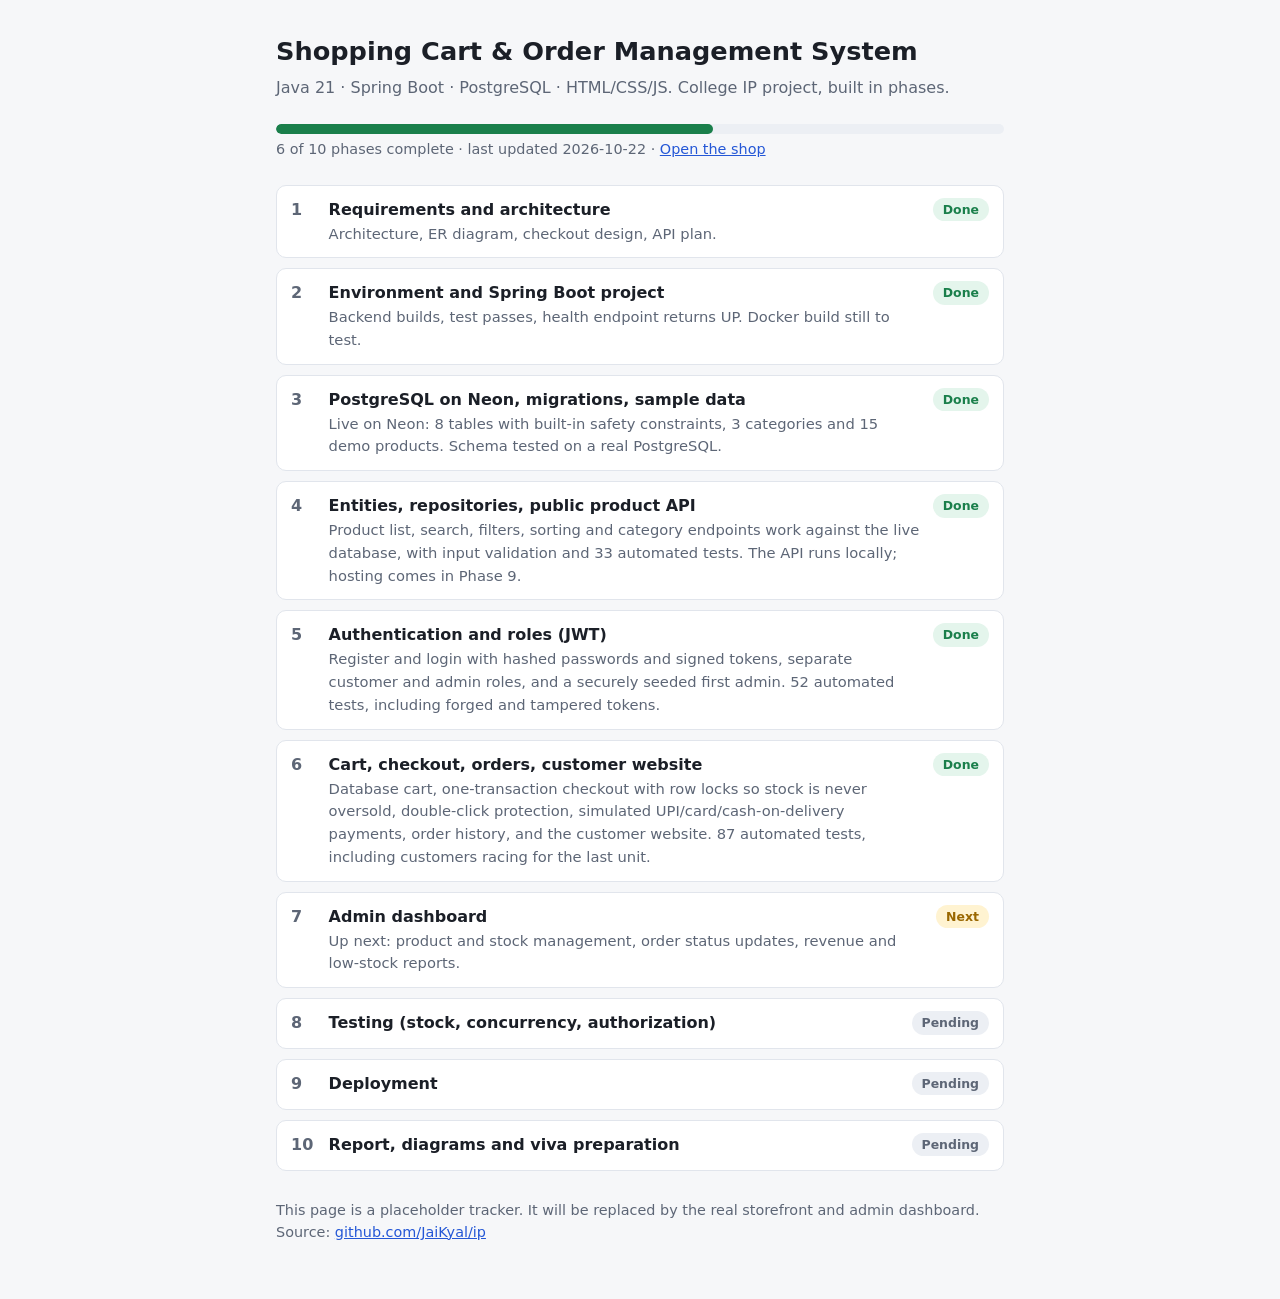
<file: frontend/index.html>
<!doctype html>
<html lang="en">
<head>
<meta charset="utf-8">
<meta name="viewport" content="width=device-width, initial-scale=1">
<title>Shopping Cart Project Tracker</title>
<meta name="description" content="Build progress for the Shopping Cart and Order Management System (Java Spring Boot, PostgreSQL).">
<style>
  :root {
    --bg: #f6f7f9; --card: #ffffff; --text: #1b1f27; --muted: #5d6676; --line: #e1e5ec;
    --done: #1a7f4b; --done-bg: #e4f5ec; --now: #9a6700; --now-bg: #fff3d1; --todo: #5d6676; --todo-bg: #eceff4;
    --accent: #2457d6;
  }
  @media (prefers-color-scheme: dark) {
    :root:not([data-theme="light"]) {
      --bg: #0f1218; --card: #171b23; --text: #e8ebf1; --muted: #9aa3b2; --line: #272d38;
      --done: #4cc38a; --done-bg: #12301f; --now: #f0b94a; --now-bg: #3a2c0b; --todo: #9aa3b2; --todo-bg: #222833;
      --accent: #7aa2ff;
    }
  }
  * { box-sizing: border-box; }
  body { margin: 0; background: var(--bg); color: var(--text); font: 16px/1.55 system-ui, -apple-system, "Segoe UI", Roboto, sans-serif; }
  main { max-width: 760px; margin: 0 auto; padding: 32px 16px 56px; }
  h1 { font-size: 1.6rem; margin: 0 0 4px; }
  p.sub { margin: 0 0 24px; color: var(--muted); }
  .bar { height: 10px; background: var(--todo-bg); border-radius: 99px; overflow: hidden; margin: 8px 0 4px; }
  .bar > span { display: block; height: 100%; background: var(--done); border-radius: 99px; }
  .meta { color: var(--muted); font-size: .9rem; margin-bottom: 24px; }
  ol { list-style: none; padding: 0; margin: 0; display: grid; gap: 10px; }
  li { background: var(--card); border: 1px solid var(--line); border-radius: 10px; padding: 12px 14px; display: flex; gap: 12px; align-items: flex-start; }
  .num { font-weight: 700; color: var(--muted); min-width: 1.6rem; }
  .body { flex: 1; min-width: 0; }
  .title { font-weight: 600; }
  .note { color: var(--muted); font-size: .92rem; }
  .badge { font-size: .78rem; font-weight: 600; padding: 2px 10px; border-radius: 99px; white-space: nowrap; }
  .done { color: var(--done); background: var(--done-bg); }
  .now { color: var(--now); background: var(--now-bg); }
  .todo { color: var(--todo); background: var(--todo-bg); }
  footer { margin-top: 28px; color: var(--muted); font-size: .9rem; }
  a { color: var(--accent); }
</style>
</head>
<body>
<main>
  <h1>Shopping Cart &amp; Order Management System</h1>
  <p class="sub">Java 21 &middot; Spring Boot &middot; PostgreSQL &middot; HTML/CSS/JS. College IP project, built in phases.</p>

  <div class="bar" role="progressbar" aria-valuemin="0" aria-valuemax="10" aria-valuenow="6" aria-label="Phases completed"><span style="width:60%"></span></div>
  <div class="meta">6 of 10 phases complete &middot; last updated 2026-10-22 &middot; <a href="customer/index.html">Open the shop</a></div>

  <ol>
    <li><span class="num">1</span><div class="body"><div class="title">Requirements and architecture</div><div class="note">Architecture, ER diagram, checkout design, API plan.</div></div><span class="badge done">Done</span></li>
    <li><span class="num">2</span><div class="body"><div class="title">Environment and Spring Boot project</div><div class="note">Backend builds, test passes, health endpoint returns UP. Docker build still to test.</div></div><span class="badge done">Done</span></li>
    <li><span class="num">3</span><div class="body"><div class="title">PostgreSQL on Neon, migrations, sample data</div><div class="note">Live on Neon: 8 tables with built-in safety constraints, 3 categories and 15 demo products. Schema tested on a real PostgreSQL.</div></div><span class="badge done">Done</span></li>
    <li><span class="num">4</span><div class="body"><div class="title">Entities, repositories, public product API</div><div class="note">Product list, search, filters, sorting and category endpoints work against the live database, with input validation and 33 automated tests. The API runs locally; hosting comes in Phase 9.</div></div><span class="badge done">Done</span></li>
    <li><span class="num">5</span><div class="body"><div class="title">Authentication and roles (JWT)</div><div class="note">Register and login with hashed passwords and signed tokens, separate customer and admin roles, and a securely seeded first admin. 52 automated tests, including forged and tampered tokens.</div></div><span class="badge done">Done</span></li>
    <li><span class="num">6</span><div class="body"><div class="title">Cart, checkout, orders, customer website</div><div class="note">Database cart, one-transaction checkout with row locks so stock is never oversold, double-click protection, simulated UPI/card/cash-on-delivery payments, order history, and the customer website. 87 automated tests, including customers racing for the last unit.</div></div><span class="badge done">Done</span></li>
    <li><span class="num">7</span><div class="body"><div class="title">Admin dashboard</div><div class="note">Up next: product and stock management, order status updates, revenue and low-stock reports.</div></div><span class="badge now">Next</span></li>
    <li><span class="num">8</span><div class="body"><div class="title">Testing (stock, concurrency, authorization)</div></div><span class="badge todo">Pending</span></li>
    <li><span class="num">9</span><div class="body"><div class="title">Deployment</div></div><span class="badge todo">Pending</span></li>
    <li><span class="num">10</span><div class="body"><div class="title">Report, diagrams and viva preparation</div></div><span class="badge todo">Pending</span></li>
  </ol>

  <footer>
    This page is a placeholder tracker. It will be replaced by the real storefront and admin dashboard.
    Source: <a href="https://github.com/JaiKyal/ip">github.com/JaiKyal/ip</a>
  </footer>
</main>
</body>
</html>
</file>
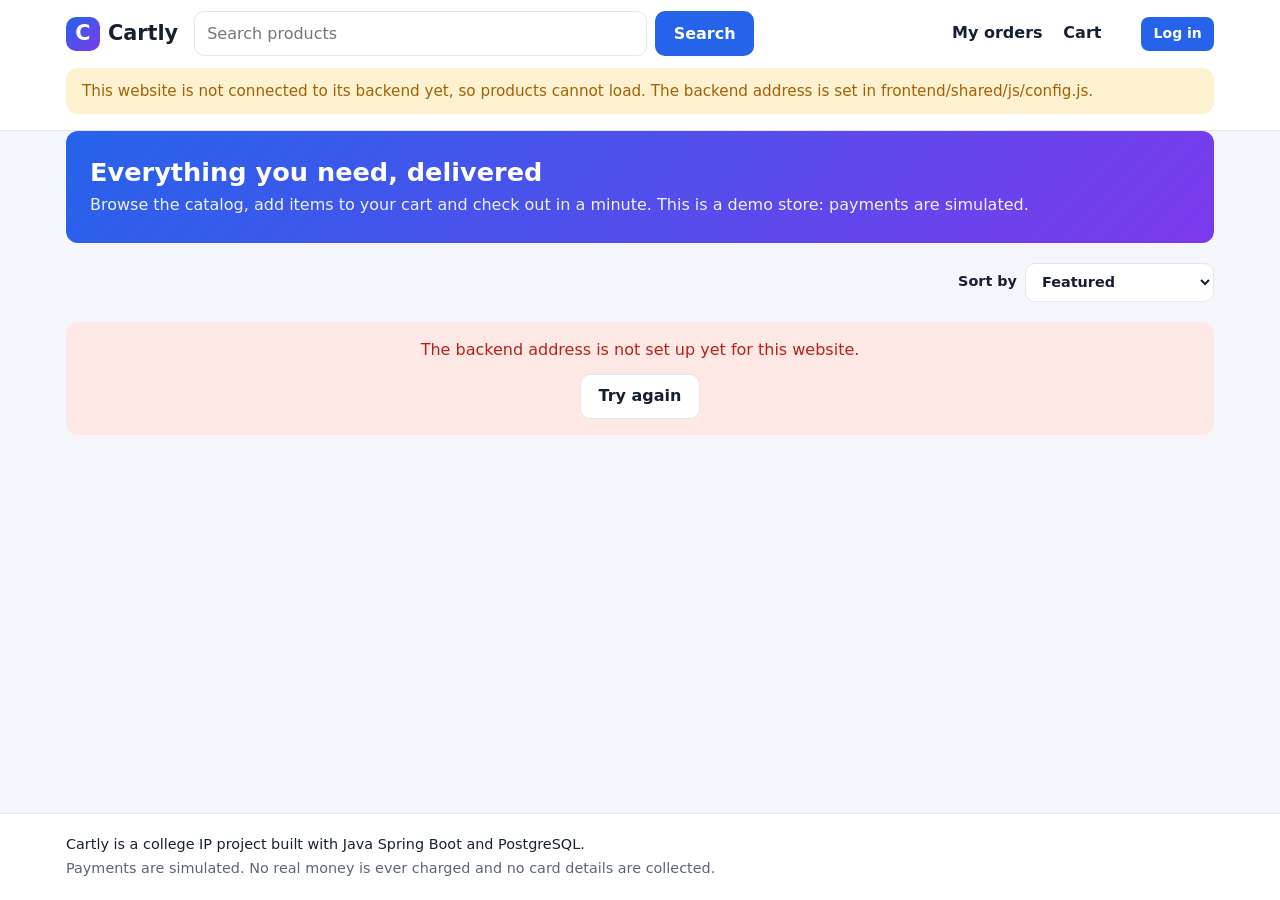
<file: frontend/customer/index.html>
<!doctype html>
<html lang="en">
<head>
  <meta charset="utf-8">
  <meta name="viewport" content="width=device-width, initial-scale=1">
  <title>Cartly - Shop</title>
  <meta name="description" content="Browse and buy products on Cartly, a Java Spring Boot shopping demo.">
  <link rel="stylesheet" href="../shared/css/base.css">
  <link rel="stylesheet" href="css/shop.css">
</head>
<body>
  <header id="site-header"></header>
  <main class="container">
    <section class="hero">
      <h1>Everything you need, delivered</h1>
      <p>Browse the catalog, add items to your cart and check out in a minute. This is a demo store: payments are simulated.</p>
    </section>

    <div class="toolbar">
      <div class="chips" id="categories" role="group" aria-label="Categories"></div>
      <label class="sort">Sort by
        <select id="sort">
          <option value="featured">Featured</option>
          <option value="newest">Newest</option>
          <option value="name">Name A-Z</option>
          <option value="price_asc">Price: low to high</option>
          <option value="price_desc">Price: high to low</option>
        </select>
      </label>
    </div>

    <div id="result-count" class="result-count" aria-live="polite"></div>
    <div id="products"></div>
    <div id="pager" class="pager"></div>
  </main>
  <footer id="site-footer"></footer>
  <script type="module" src="js/catalog.js"></script>
</body>
</html>
</file>
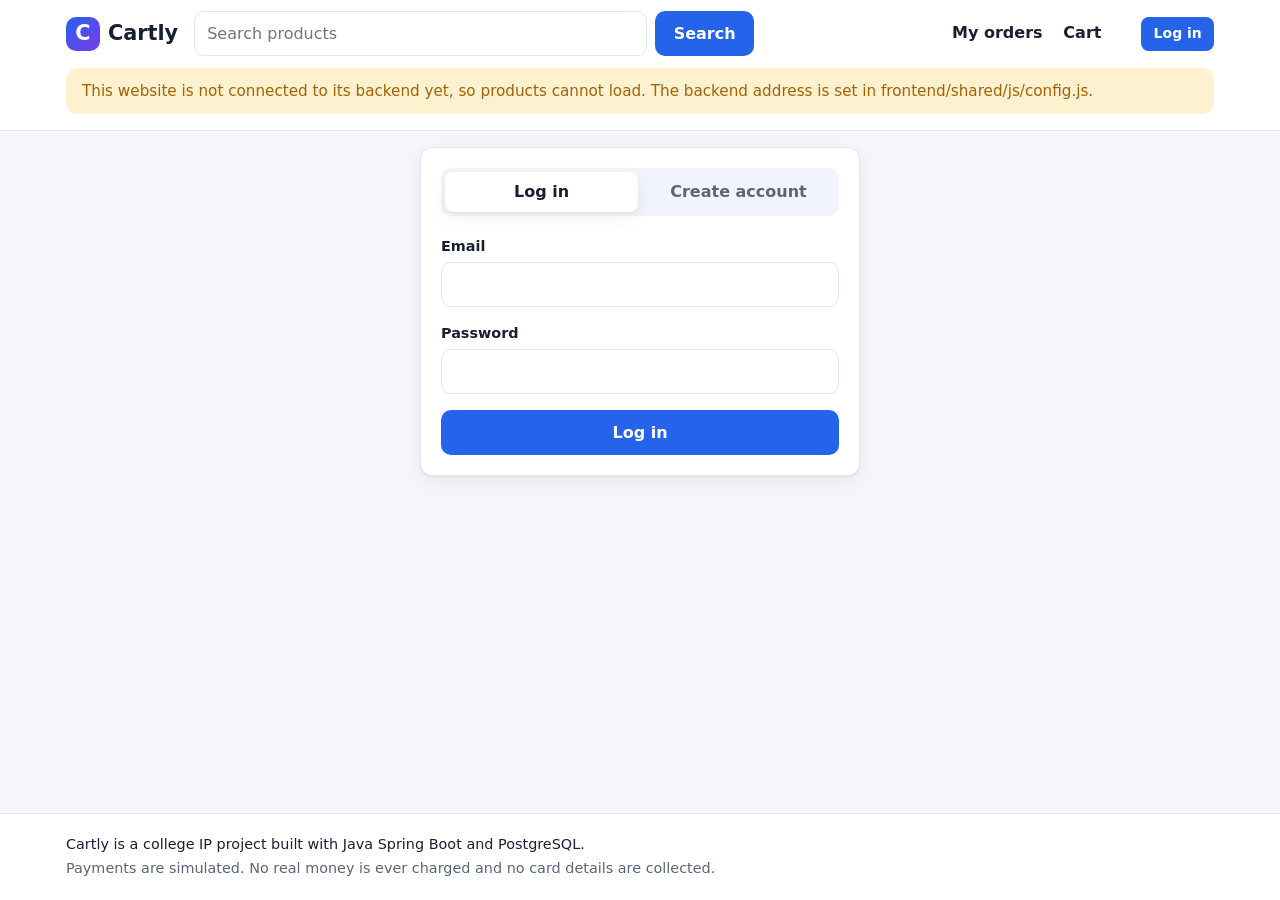
<file: frontend/customer/cart.html>
<!doctype html>
<html lang="en">
<head>
  <meta charset="utf-8">
  <meta name="viewport" content="width=device-width, initial-scale=1">
  <title>Your cart - Cartly</title>
  <link rel="stylesheet" href="../shared/css/base.css">
  <link rel="stylesheet" href="css/shop.css">
</head>
<body>
  <header id="site-header"></header>
  <main class="container">
    <h1>Your cart</h1>
    <div id="content"></div>
  </main>
  <footer id="site-footer"></footer>
  <script type="module" src="js/cart.js"></script>
</body>
</html>
</file>
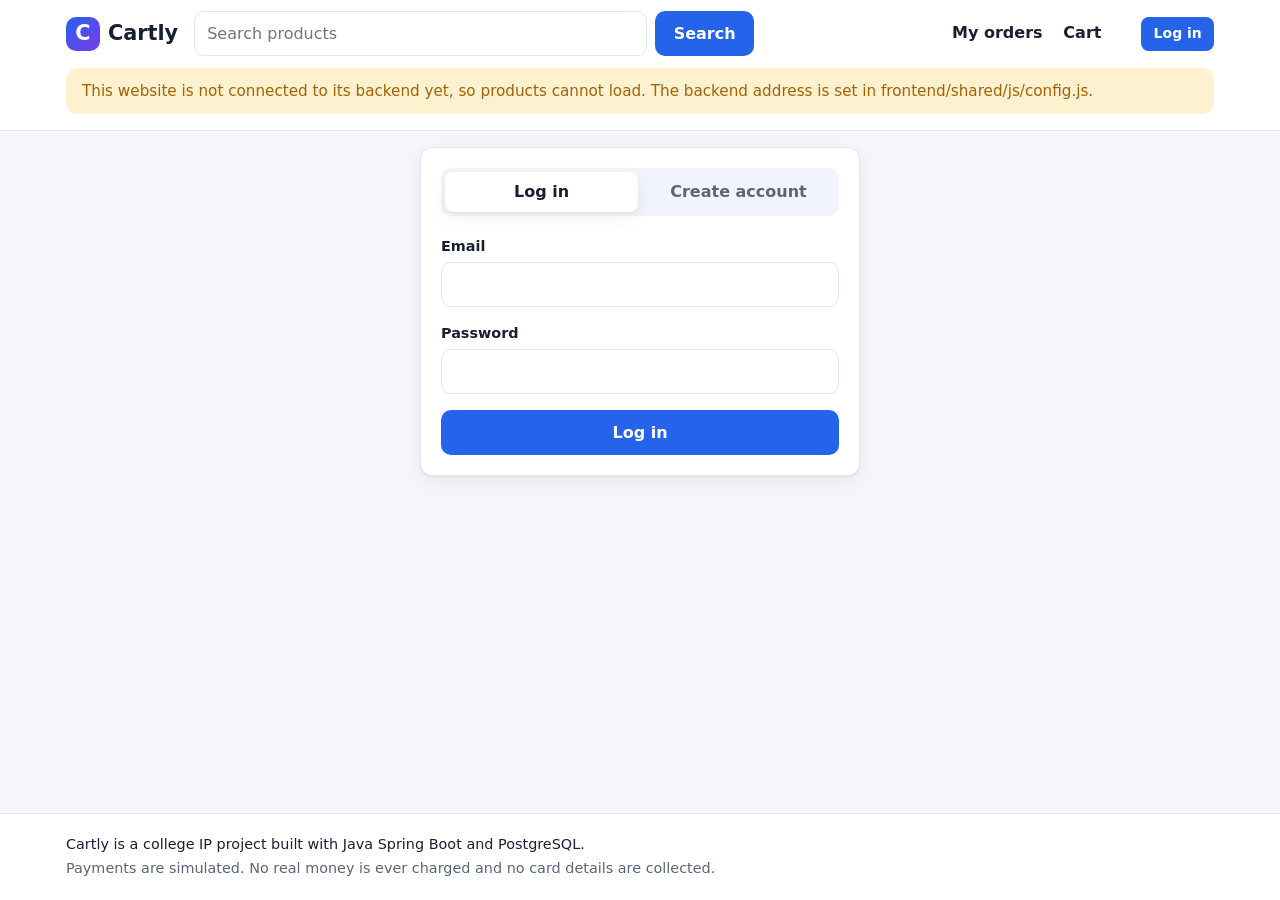
<file: frontend/customer/checkout.html>
<!doctype html>
<html lang="en">
<head>
  <meta charset="utf-8">
  <meta name="viewport" content="width=device-width, initial-scale=1">
  <title>Checkout - Cartly</title>
  <link rel="stylesheet" href="../shared/css/base.css">
  <link rel="stylesheet" href="css/shop.css">
</head>
<body>
  <header id="site-header"></header>
  <main class="container">
    <h1>Checkout</h1>
    <div id="content"></div>
  </main>
  <footer id="site-footer"></footer>
  <script type="module" src="js/checkout.js"></script>
</body>
</html>
</file>
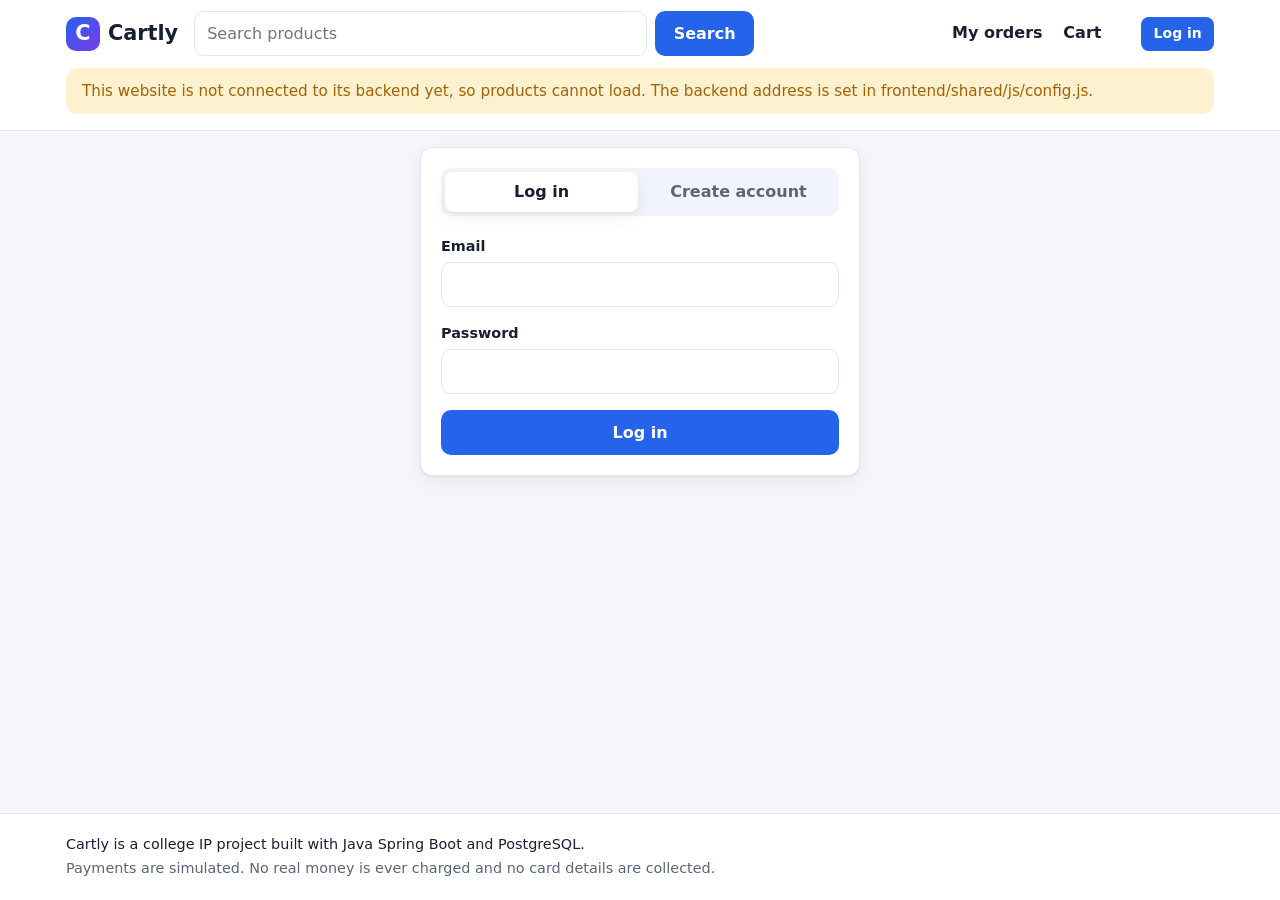
<file: frontend/customer/login.html>
<!doctype html>
<html lang="en">
<head>
  <meta charset="utf-8">
  <meta name="viewport" content="width=device-width, initial-scale=1">
  <title>Log in - Cartly</title>
  <link rel="stylesheet" href="../shared/css/base.css">
  <link rel="stylesheet" href="css/shop.css">
</head>
<body>
  <header id="site-header"></header>
  <main class="container">
    <div class="card auth-card">
      <div class="tabs" role="tablist">
        <button class="tab is-active" id="tab-login" type="button" role="tab" aria-selected="true">Log in</button>
        <button class="tab" id="tab-register" type="button" role="tab" aria-selected="false">Create account</button>
      </div>
      <div id="message" role="alert"></div>

      <form id="login-form" novalidate>
        <div class="field"><label for="login-email">Email</label><input id="login-email" type="email" autocomplete="email" required maxlength="255"></div>
        <div class="field"><label for="login-password">Password</label><input id="login-password" type="password" autocomplete="current-password" required maxlength="72"></div>
        <button class="btn btn-block" type="submit">Log in</button>
      </form>

      <form id="register-form" class="hidden" novalidate>
        <div class="field"><label for="reg-name">Full name</label><input id="reg-name" autocomplete="name" required maxlength="120"></div>
        <div class="field"><label for="reg-email">Email</label><input id="reg-email" type="email" autocomplete="email" required maxlength="255"></div>
        <div class="field"><label for="reg-password">Password</label><input id="reg-password" type="password" autocomplete="new-password" required minlength="8" maxlength="72"><div class="field-hint">At least 8 characters</div></div>
        <button class="btn btn-block" type="submit">Create account</button>
      </form>
    </div>
  </main>
  <footer id="site-footer"></footer>
  <script type="module" src="js/login.js"></script>
</body>
</html>
</file>
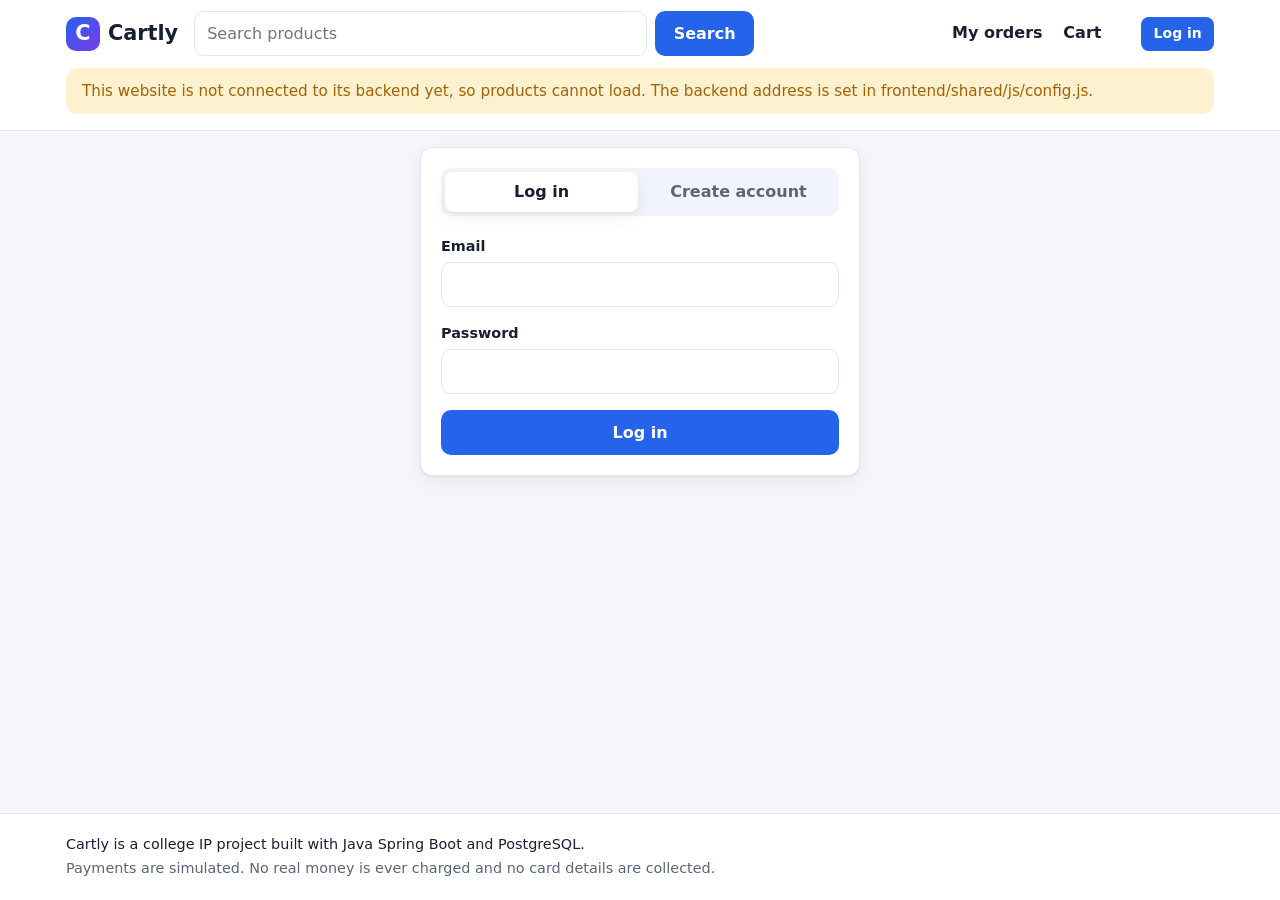
<file: frontend/customer/orders.html>
<!doctype html>
<html lang="en">
<head>
  <meta charset="utf-8">
  <meta name="viewport" content="width=device-width, initial-scale=1">
  <title>My orders - Cartly</title>
  <link rel="stylesheet" href="../shared/css/base.css">
  <link rel="stylesheet" href="css/shop.css">
</head>
<body>
  <header id="site-header"></header>
  <main class="container" id="content"></main>
  <footer id="site-footer"></footer>
  <script type="module" src="js/orders.js"></script>
</body>
</html>
</file>
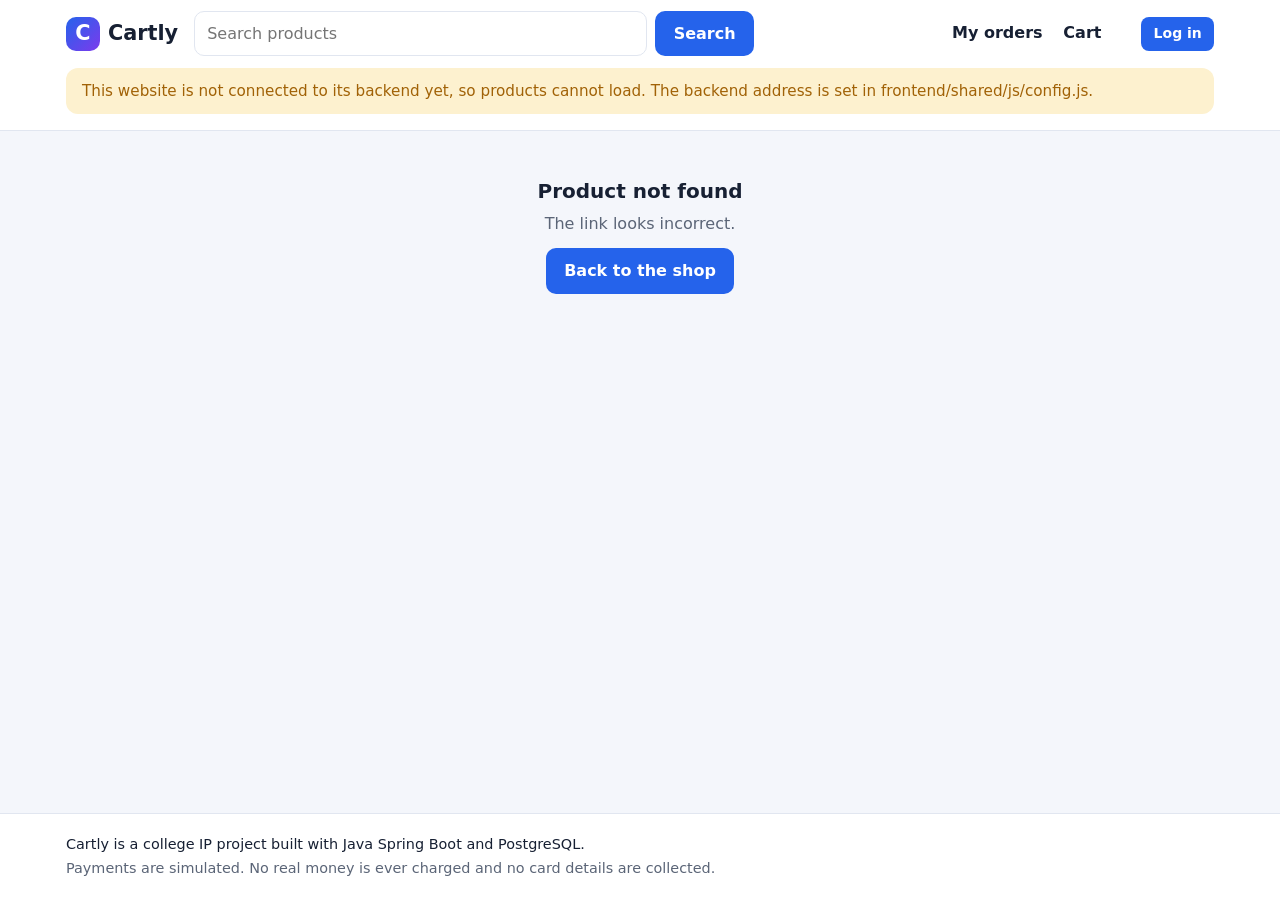
<file: frontend/customer/product.html>
<!doctype html>
<html lang="en">
<head>
  <meta charset="utf-8">
  <meta name="viewport" content="width=device-width, initial-scale=1">
  <title>Product - Cartly</title>
  <link rel="stylesheet" href="../shared/css/base.css">
  <link rel="stylesheet" href="css/shop.css">
</head>
<body>
  <header id="site-header"></header>
  <main class="container" id="content"></main>
  <footer id="site-footer"></footer>
  <script type="module" src="js/product.js"></script>
</body>
</html>
</file>
<file: frontend/shared/css/base.css>
/* Shared design tokens and components for the customer site and the admin dashboard. */
:root {
  --bg: #f4f6fb;
  --surface: #ffffff;
  --surface-2: #f1f4fa;
  --text: #172033;
  --muted: #5b6577;
  --line: #e1e6f0;
  --primary: #2563eb;
  --primary-strong: #1d4ed8;
  --primary-soft: #e8efff;
  --accent: #f59e0b;
  --success: #15803d;
  --success-soft: #e3f6ea;
  --warning: #a16207;
  --warning-soft: #fdf1cf;
  --danger: #b42318;
  --danger-soft: #fde8e6;
  --info-soft: #e8efff;
  --radius: 12px;
  --shadow: 0 1px 2px rgba(23, 32, 51, 0.06), 0 6px 20px rgba(23, 32, 51, 0.06);
  --font: system-ui, -apple-system, 'Segoe UI', Roboto, 'Helvetica Neue', Arial, sans-serif;
}

@media (prefers-color-scheme: dark) {
  :root {
    --bg: #0e1320;
    --surface: #161d2f;
    --surface-2: #1d2640;
    --text: #e9edf6;
    --muted: #9aa5bb;
    --line: #28324d;
    --primary: #6b9bff;
    --primary-strong: #8fb2ff;
    --primary-soft: #1c2c52;
    --success: #4cc38a;
    --success-soft: #12301f;
    --warning: #f0b94a;
    --warning-soft: #3a2c0b;
    --danger: #ff8a7d;
    --danger-soft: #3b1a17;
    --info-soft: #1c2c52;
    --shadow: 0 1px 2px rgba(0, 0, 0, 0.4), 0 6px 20px rgba(0, 0, 0, 0.35);
  }
}

* { box-sizing: border-box; }
html { -webkit-text-size-adjust: 100%; }
body { margin: 0; background: var(--bg); color: var(--text); font: 16px/1.5 var(--font); }
img { max-width: 100%; display: block; }
a { color: var(--primary); text-decoration: none; }
a:hover { text-decoration: underline; }
h1, h2, h3 { line-height: 1.25; margin: 0 0 0.5rem; }
h1 { font-size: 1.6rem; }
h2 { font-size: 1.25rem; }
p { margin: 0 0 0.75rem; }
.muted { color: var(--muted); }
.hidden { display: none !important; }
:focus-visible { outline: 3px solid var(--primary); outline-offset: 2px; border-radius: 6px; }

.container { width: 100%; max-width: 1180px; margin: 0 auto; padding: 0 16px; }

/* Buttons */
.btn { display: inline-flex; align-items: center; justify-content: center; gap: 0.5rem; padding: 0.6rem 1.1rem; border: 1px solid transparent; border-radius: 10px; font: inherit; font-weight: 600; cursor: pointer; background: var(--primary); color: #fff; text-decoration: none; transition: background 0.15s, transform 0.05s; }
.btn:hover { background: var(--primary-strong); text-decoration: none; }
.btn:active { transform: translateY(1px); }
.btn:disabled, .btn[aria-disabled='true'] { opacity: 0.55; cursor: not-allowed; }
.btn-secondary { background: var(--surface); color: var(--text); border-color: var(--line); }
.btn-secondary:hover { background: var(--surface-2); }
.btn-danger { background: var(--danger); }
.btn-danger:hover { filter: brightness(0.92); background: var(--danger); }
.btn-accent { background: var(--accent); color: #1f1300; }
.btn-accent:hover { background: #e08e00; }
.btn-block { width: 100%; }
.btn-sm { padding: 0.35rem 0.7rem; font-size: 0.875rem; border-radius: 8px; }
.btn.is-busy::before { content: ''; width: 1em; height: 1em; border: 2px solid currentColor; border-right-color: transparent; border-radius: 50%; animation: spin 0.7s linear infinite; }

/* Forms */
label { display: block; font-weight: 600; font-size: 0.9rem; margin-bottom: 0.25rem; }
input, select, textarea { width: 100%; padding: 0.6rem 0.75rem; border: 1px solid var(--line); border-radius: 10px; background: var(--surface); color: var(--text); font: inherit; }
input:focus, select:focus, textarea:focus { border-color: var(--primary); outline: none; box-shadow: 0 0 0 3px var(--primary-soft); }
.field { margin-bottom: 1rem; }
.field-hint { color: var(--muted); font-size: 0.85rem; margin-top: 0.25rem; }
.field-error { color: var(--danger); font-size: 0.85rem; margin-top: 0.25rem; }
.form-error { background: var(--danger-soft); color: var(--danger); border-radius: 10px; padding: 0.7rem 0.9rem; margin-bottom: 1rem; }
.form-success { background: var(--success-soft); color: var(--success); border-radius: 10px; padding: 0.7rem 0.9rem; margin-bottom: 1rem; }
.grid-2 { display: grid; gap: 0 1rem; grid-template-columns: repeat(2, minmax(0, 1fr)); }

/* Cards, tables */
.card { background: var(--surface); border: 1px solid var(--line); border-radius: var(--radius); box-shadow: var(--shadow); padding: 1.25rem; }
.table-wrap { overflow-x: auto; border: 1px solid var(--line); border-radius: var(--radius); background: var(--surface); }
table { width: 100%; border-collapse: collapse; font-size: 0.95rem; }
th, td { text-align: left; padding: 0.7rem 0.9rem; border-bottom: 1px solid var(--line); vertical-align: middle; }
th { background: var(--surface-2); font-size: 0.8rem; text-transform: uppercase; letter-spacing: 0.04em; color: var(--muted); white-space: nowrap; }
tr:last-child td { border-bottom: none; }
td.num, th.num { text-align: right; font-variant-numeric: tabular-nums; }

/* Badges */
.badge { display: inline-block; padding: 0.15rem 0.6rem; border-radius: 999px; font-size: 0.78rem; font-weight: 700; background: var(--surface-2); color: var(--muted); white-space: nowrap; }
.badge-pending, .badge-processing { background: var(--warning-soft); color: var(--warning); }
.badge-confirmed, .badge-shipped { background: var(--info-soft); color: var(--primary); }
.badge-delivered, .badge-paid { background: var(--success-soft); color: var(--success); }
.badge-cancelled, .badge-failed { background: var(--danger-soft); color: var(--danger); }
.badge-refunded { background: var(--surface-2); color: var(--muted); }

/* Feedback */
.loading { display: flex; align-items: center; gap: 0.6rem; justify-content: center; padding: 2.5rem 1rem; color: var(--muted); }
.spinner { width: 1.2rem; height: 1.2rem; border: 3px solid var(--line); border-top-color: var(--primary); border-radius: 50%; animation: spin 0.8s linear infinite; }
@keyframes spin { to { transform: rotate(360deg); } }
.empty-state { text-align: center; padding: 3rem 1rem; color: var(--muted); }
.empty-state h2 { color: var(--text); }
.error-box { background: var(--danger-soft); color: var(--danger); border-radius: var(--radius); padding: 1rem 1.25rem; text-align: center; }
.notice { background: var(--warning-soft); color: var(--warning); border-radius: var(--radius); padding: 0.75rem 1rem; margin-bottom: 1rem; font-size: 0.95rem; }
.toast-host { position: fixed; right: 16px; bottom: 16px; display: flex; flex-direction: column; gap: 8px; z-index: 100; max-width: min(380px, calc(100vw - 32px)); }
.toast { padding: 0.75rem 1rem; border-radius: 10px; background: var(--text); color: var(--bg); box-shadow: var(--shadow); font-size: 0.95rem; }
.toast-success { background: var(--success); color: #fff; }
.toast-error { background: var(--danger); color: #fff; }

.visually-hidden { position: absolute; width: 1px; height: 1px; overflow: hidden; clip: rect(0 0 0 0); white-space: nowrap; }

@media (max-width: 640px) {
  .grid-2 { grid-template-columns: 1fr; }
  h1 { font-size: 1.35rem; }
}
</file>
<file: frontend/customer/css/shop.css>
/* Customer storefront styles (uses the tokens from shared/css/base.css). */
body { display: flex; flex-direction: column; min-height: 100vh; }
main { flex: 1; padding: 1.5rem 0 3rem; }

/* Header */
#site-header { background: var(--surface); border-bottom: 1px solid var(--line); position: sticky; top: 0; z-index: 20; }
.header-inner { display: flex; align-items: center; gap: 1rem; padding-top: 0.7rem; padding-bottom: 0.7rem; flex-wrap: wrap; }
.logo { display: inline-flex; align-items: center; gap: 0.5rem; color: var(--text); font-weight: 800; font-size: 1.3rem; }
.logo:hover { text-decoration: none; }
.logo-mark { display: grid; place-items: center; width: 34px; height: 34px; border-radius: 10px; background: linear-gradient(135deg, var(--primary), #7c3aed); color: #fff; font-weight: 800; }
.search { display: flex; flex: 1 1 280px; gap: 0.5rem; max-width: 560px; }
.search input { flex: 1; }
.nav { display: flex; align-items: center; gap: 0.9rem; margin-left: auto; flex-wrap: wrap; }
.nav-link { color: var(--text); font-weight: 600; padding: 0.3rem 0.2rem; border-bottom: 2px solid transparent; }
.nav-link:hover { text-decoration: none; color: var(--primary); }
.nav-link.is-active { border-bottom-color: var(--primary); }
.nav-user { color: var(--muted); font-size: 0.9rem; }
.nav-cart { position: relative; padding-right: 1.6rem; }
.cart-badge { position: absolute; top: -4px; right: 0; min-width: 1.35rem; height: 1.35rem; padding: 0 0.3rem; display: grid; place-items: center; background: var(--accent); color: #1f1300; border-radius: 999px; font-size: 0.75rem; font-weight: 800; }
.footer-inner { display: flex; flex-direction: column; gap: 0.2rem; padding-top: 1.25rem; padding-bottom: 1.25rem; font-size: 0.9rem; }
#site-footer { border-top: 1px solid var(--line); background: var(--surface); }

/* Catalog */
.hero { background: linear-gradient(135deg, var(--primary), #7c3aed); color: #fff; border-radius: var(--radius); padding: 1.6rem 1.5rem; margin-bottom: 1.25rem; }
.hero h1 { margin: 0 0 0.25rem; }
.hero p { margin: 0; opacity: 0.92; }
.toolbar { display: flex; flex-wrap: wrap; gap: 0.75rem; align-items: center; justify-content: space-between; margin-bottom: 1rem; }
.chips { display: flex; flex-wrap: wrap; gap: 0.5rem; }
.chip { border: 1px solid var(--line); background: var(--surface); color: var(--text); padding: 0.4rem 0.9rem; border-radius: 999px; font: inherit; font-weight: 600; font-size: 0.9rem; cursor: pointer; }
.chip:hover { border-color: var(--primary); }
.chip.is-active { background: var(--primary); border-color: var(--primary); color: #fff; }
.sort { display: flex; align-items: center; gap: 0.5rem; }
.sort select { width: auto; }
.result-count { color: var(--muted); margin-bottom: 0.75rem; }
.product-grid { display: grid; grid-template-columns: repeat(auto-fill, minmax(220px, 1fr)); gap: 1rem; }
.product-card { display: flex; flex-direction: column; background: var(--surface); border: 1px solid var(--line); border-radius: var(--radius); overflow: hidden; box-shadow: var(--shadow); transition: transform 0.12s; }
.product-card:hover { transform: translateY(-2px); }
.product-card .thumb { aspect-ratio: 3 / 2; background: var(--surface-2); overflow: hidden; }
.product-card .thumb img { width: 100%; height: 100%; object-fit: cover; }
.product-card .body { display: flex; flex-direction: column; gap: 0.35rem; padding: 0.9rem; flex: 1; }
.product-card .category { font-size: 0.78rem; color: var(--muted); text-transform: uppercase; letter-spacing: 0.04em; }
.product-card .name { font-weight: 700; color: var(--text); line-height: 1.3; }
.product-card .name:hover { color: var(--primary); text-decoration: none; }
.product-card .price { font-size: 1.2rem; font-weight: 800; }
.product-card .actions { margin-top: auto; padding-top: 0.5rem; }
.stock { font-size: 0.85rem; font-weight: 600; }
.stock-in { color: var(--success); }
.stock-low { color: var(--warning); }
.stock-out { color: var(--danger); }
.product-card.is-out .thumb img { filter: grayscale(0.9); opacity: 0.7; }
.pager { display: flex; align-items: center; justify-content: center; gap: 1rem; margin-top: 1.5rem; }

/* Product page */
.product-page { display: grid; grid-template-columns: minmax(0, 1fr) minmax(0, 1fr); gap: 2rem; align-items: start; }
.product-page .photo { border-radius: var(--radius); overflow: hidden; background: var(--surface-2); border: 1px solid var(--line); }
.product-page .photo img { width: 100%; aspect-ratio: 3 / 2; object-fit: cover; }
.product-page .price { font-size: 2rem; font-weight: 800; margin: 0.5rem 0; }
.buy-row { display: flex; gap: 0.75rem; align-items: center; margin: 1.25rem 0; flex-wrap: wrap; }
.stepper { display: inline-flex; align-items: center; border: 1px solid var(--line); border-radius: 10px; overflow: hidden; background: var(--surface); }
.stepper button { border: 0; background: var(--surface-2); color: var(--text); width: 2.2rem; height: 2.4rem; font-size: 1.1rem; cursor: pointer; }
.stepper button:disabled { opacity: 0.4; cursor: not-allowed; }
.stepper output { min-width: 2.4rem; text-align: center; font-weight: 700; }
.breadcrumb { margin-bottom: 1rem; font-size: 0.9rem; }

/* Cart and checkout */
.two-col { display: grid; grid-template-columns: minmax(0, 1fr) 340px; gap: 1.5rem; align-items: start; }
.cart-row { display: grid; grid-template-columns: 84px minmax(0, 1fr) auto; gap: 1rem; padding: 1rem 0; border-bottom: 1px solid var(--line); align-items: center; }
.cart-row:last-child { border-bottom: 0; }
.cart-row img { width: 84px; height: 64px; object-fit: cover; border-radius: 8px; }
.cart-row .info .name { font-weight: 700; color: var(--text); }
.cart-row .line { text-align: right; }
.cart-row .line .total { font-weight: 800; }
.cart-row.is-unavailable { background: var(--danger-soft); border-radius: 10px; padding-left: 0.5rem; padding-right: 0.5rem; }
.summary-line { display: flex; justify-content: space-between; padding: 0.35rem 0; }
.summary-total { font-size: 1.25rem; font-weight: 800; border-top: 1px solid var(--line); margin-top: 0.5rem; padding-top: 0.75rem; }
.sticky { position: sticky; top: 90px; }
.pay-options { display: grid; gap: 0.6rem; margin-bottom: 1rem; }
.pay-option { display: flex; gap: 0.7rem; align-items: flex-start; border: 1px solid var(--line); border-radius: 10px; padding: 0.7rem 0.9rem; cursor: pointer; background: var(--surface); }
.pay-option input { width: auto; margin-top: 0.3rem; }
.pay-option:has(input:checked) { border-color: var(--primary); background: var(--primary-soft); }
.pay-option .title { font-weight: 700; }
.sim-banner { background: var(--warning-soft); color: var(--warning); border-radius: 10px; padding: 0.7rem 0.9rem; margin-bottom: 1rem; font-size: 0.92rem; }

/* Auth */
.auth-card { max-width: 440px; margin: 1rem auto; }
.tabs { display: flex; gap: 0.25rem; background: var(--surface-2); padding: 0.25rem; border-radius: 10px; margin-bottom: 1.25rem; }
.tab { flex: 1; border: 0; background: transparent; color: var(--muted); padding: 0.5rem; border-radius: 8px; font: inherit; font-weight: 700; cursor: pointer; }
.tab.is-active { background: var(--surface); color: var(--text); box-shadow: var(--shadow); }
.demo-hint { margin-top: 1rem; font-size: 0.88rem; color: var(--muted); }

/* Orders */
.order-card { display: grid; grid-template-columns: minmax(0, 1fr) auto; gap: 0.5rem 1rem; padding: 1rem 1.25rem; margin-bottom: 0.75rem; align-items: center; color: var(--text); }
.order-card:hover { text-decoration: none; border-color: var(--primary); }
.order-card .num { font-weight: 800; }
.order-card .meta { color: var(--muted); font-size: 0.9rem; }
.order-card .right { text-align: right; }
.timeline { display: flex; gap: 0; margin: 1rem 0 0.5rem; overflow-x: auto; }
.timeline .step { flex: 1; min-width: 90px; text-align: center; position: relative; font-size: 0.82rem; color: var(--muted); }
.timeline .step::before { content: ''; display: block; width: 18px; height: 18px; border-radius: 50%; background: var(--line); margin: 0 auto 0.35rem; position: relative; z-index: 1; }
.timeline .step::after { content: ''; position: absolute; top: 8px; left: -50%; width: 100%; height: 2px; background: var(--line); }
.timeline .step:first-child::after { display: none; }
.timeline .step.is-done { color: var(--text); font-weight: 700; }
.timeline .step.is-done::before, .timeline .step.is-done::after { background: var(--success); }
.success-banner { background: var(--success-soft); color: var(--success); border-radius: var(--radius); padding: 1rem 1.25rem; margin-bottom: 1.25rem; }
.success-banner h2 { color: var(--success); margin-bottom: 0.25rem; }

@media (max-width: 860px) {
  .product-page, .two-col { grid-template-columns: 1fr; }
  .sticky { position: static; }
  .nav { margin-left: 0; width: 100%; }
}
@media (max-width: 520px) {
  .cart-row { grid-template-columns: 64px minmax(0, 1fr); }
  .cart-row img { width: 64px; height: 52px; }
  .cart-row .line { grid-column: 1 / -1; text-align: left; display: flex; justify-content: space-between; align-items: center; }
  .order-card { grid-template-columns: 1fr; }
  .order-card .right { text-align: left; }
}
</file>
